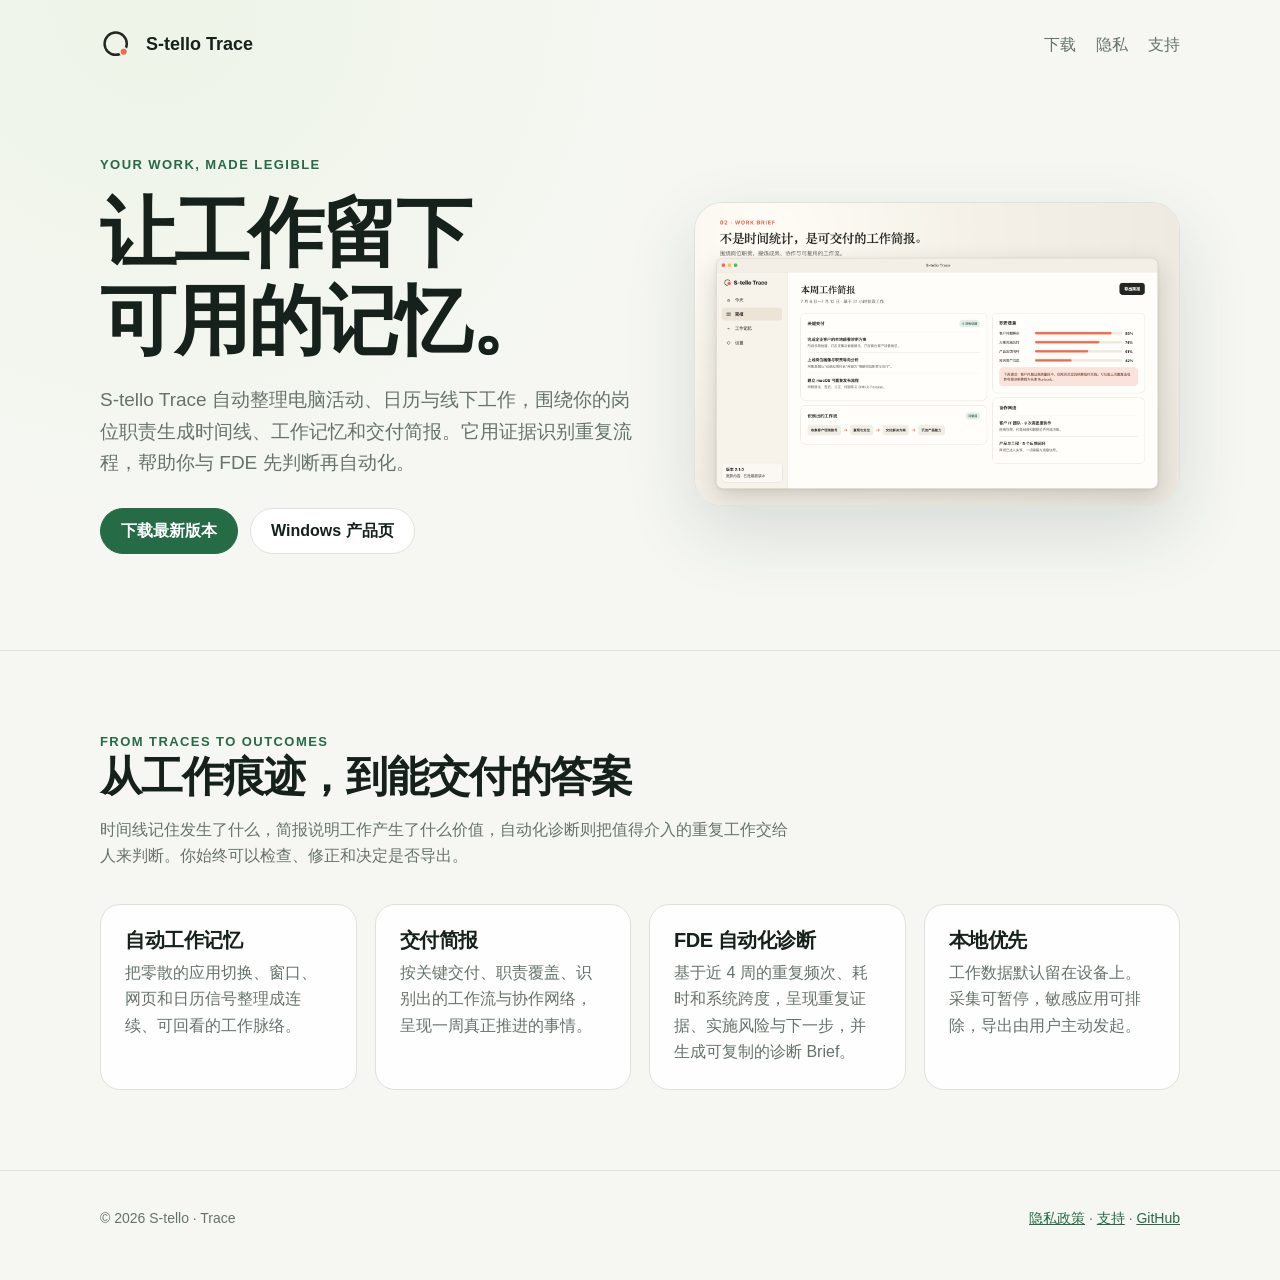
<file: index.html>
<!doctype html>
<html lang="zh-CN">
<head>
  <meta charset="utf-8">
  <meta name="viewport" content="width=device-width, initial-scale=1">
  <meta name="description" content="S-tello Trace 把电脑活动与线下工作整理为可追溯的工作记忆、交付简报和自动化诊断。">
  <title>S-tello Trace — 让工作留下可用的记忆</title>
  <link rel="icon" href="brand/logo/worktrace-app-icon.svg">
  <link rel="stylesheet" href="assets/site.css">
</head>
<body>
  <header class="shell nav">
    <a class="brand" href="./"><img src="brand/logo/worktrace-mark.svg" alt=""><span>S-tello Trace</span></a>
    <nav class="nav-links" aria-label="主导航">
      <a href="https://github.com/alextangson/worktrace-releases/releases">下载</a>
      <a href="privacy/">隐私</a>
      <a href="support/">支持</a>
    </nav>
  </header>

  <main>
    <section class="shell hero">
      <div>
        <div class="eyebrow">Your work, made legible</div>
        <h1>让工作留下<br>可用的记忆。</h1>
        <p class="lede">S-tello Trace 自动整理电脑活动、日历与线下工作，围绕你的岗位职责生成时间线、工作记忆和交付简报。它用证据识别重复流程，帮助你与 FDE 先判断再自动化。</p>
        <div class="actions">
          <a class="button primary" href="https://github.com/alextangson/worktrace-releases/releases">下载最新版本</a>
          <a class="button" href="https://apps.microsoft.com/detail/9NWC75WCXSVS">Windows 产品页</a>
        </div>
      </div>
      <img class="hero-art" src="brand/brief-1600x1000.png" alt="S-tello Trace 工作简报界面，展示关键交付、职责覆盖、工作流和协作网络">
    </section>

    <section class="section">
      <div class="shell">
        <div class="eyebrow">From traces to outcomes</div>
        <h2>从工作痕迹，到能交付的答案</h2>
        <p class="section-intro">时间线记住发生了什么，简报说明工作产生了什么价值，自动化诊断则把值得介入的重复工作交给人来判断。你始终可以检查、修正和决定是否导出。</p>
        <div class="grid">
          <article class="card"><h3>自动工作记忆</h3><p>把零散的应用切换、窗口、网页和日历信号整理成连续、可回看的工作脉络。</p></article>
          <article class="card"><h3>交付简报</h3><p>按关键交付、职责覆盖、识别出的工作流与协作网络，呈现一周真正推进的事情。</p></article>
          <article class="card"><h3>FDE 自动化诊断</h3><p>基于近 4 周的重复频次、耗时和系统跨度，呈现重复证据、实施风险与下一步，并生成可复制的诊断 Brief。</p></article>
          <article class="card"><h3>本地优先</h3><p>工作数据默认留在设备上。采集可暂停，敏感应用可排除，导出由用户主动发起。</p></article>
        </div>
      </div>
    </section>
  </main>

  <footer>
    <div class="shell footer-row">
      <span>© 2026 S-tello · Trace</span>
      <span><a href="privacy/">隐私政策</a> · <a href="support/">支持</a> · <a href="https://github.com/alextangson/worktrace-releases">GitHub</a></span>
    </div>
  </footer>
</body>
</html>
</file>
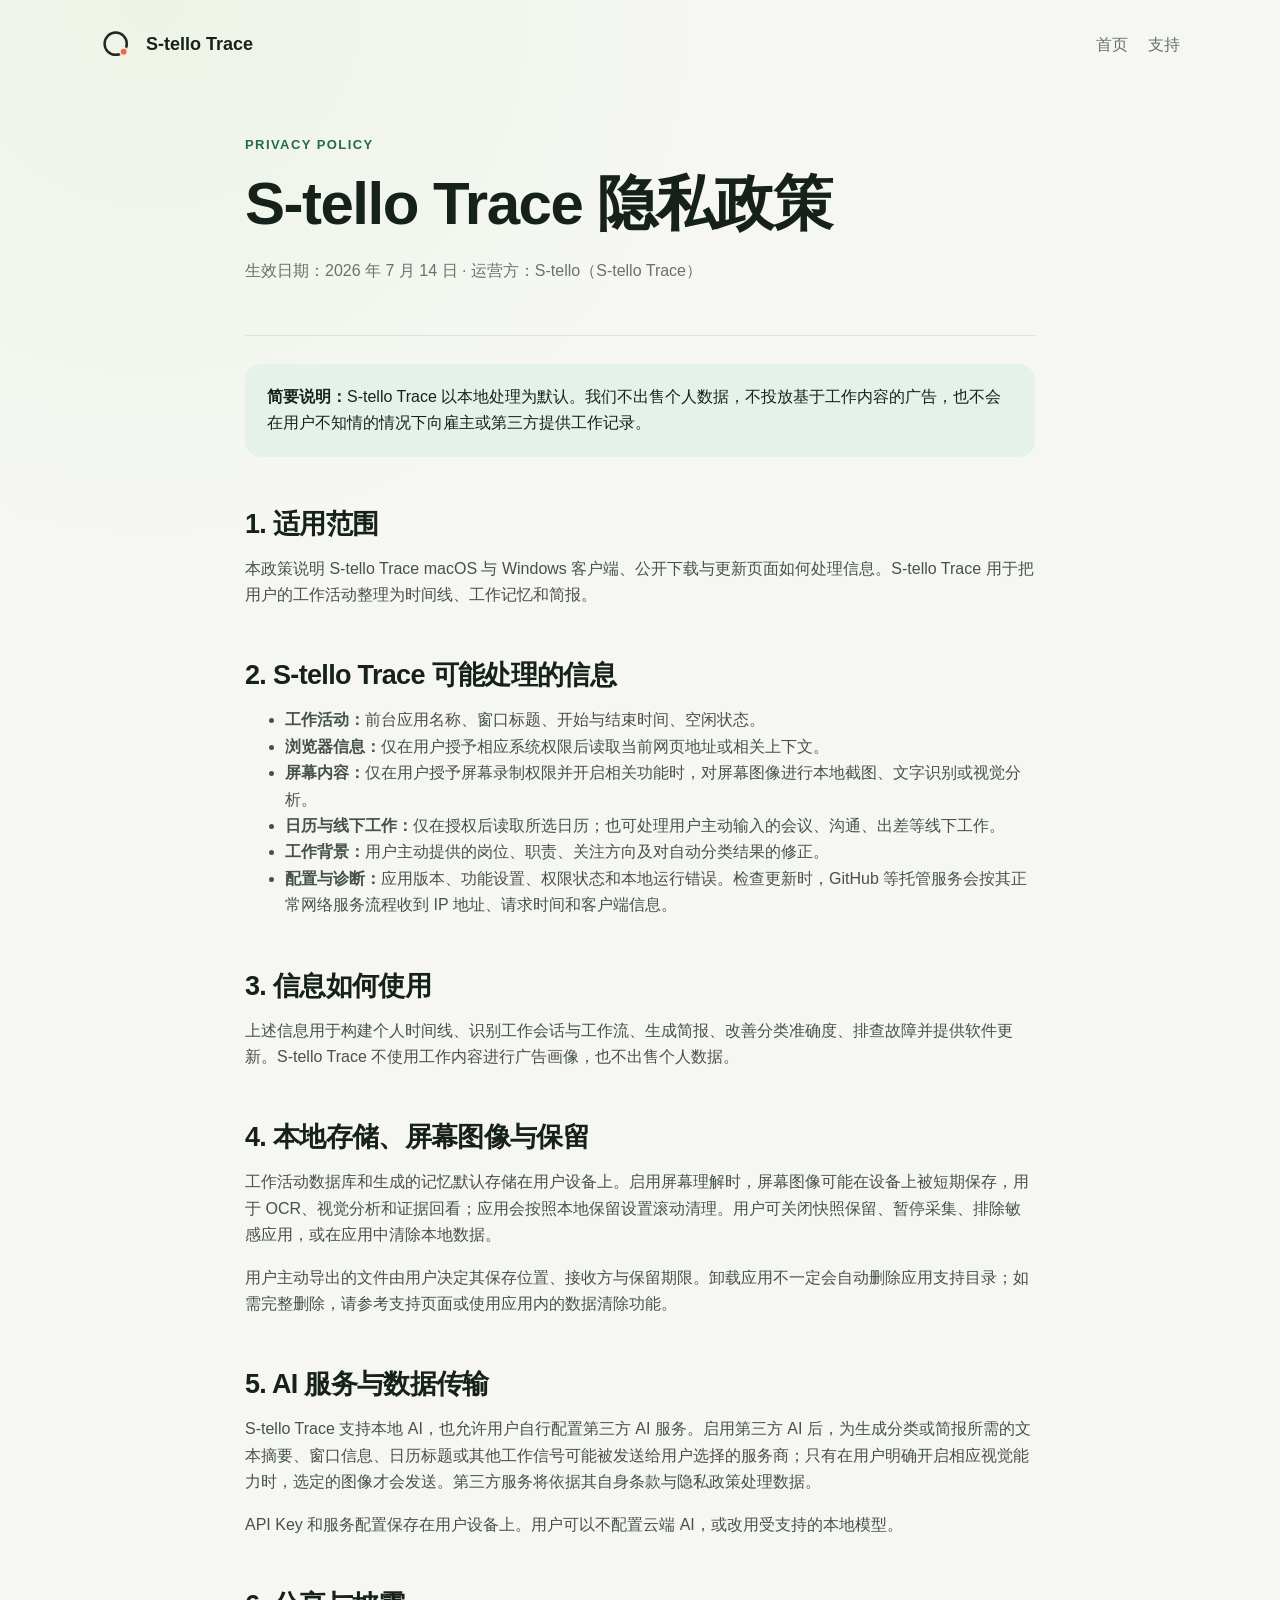
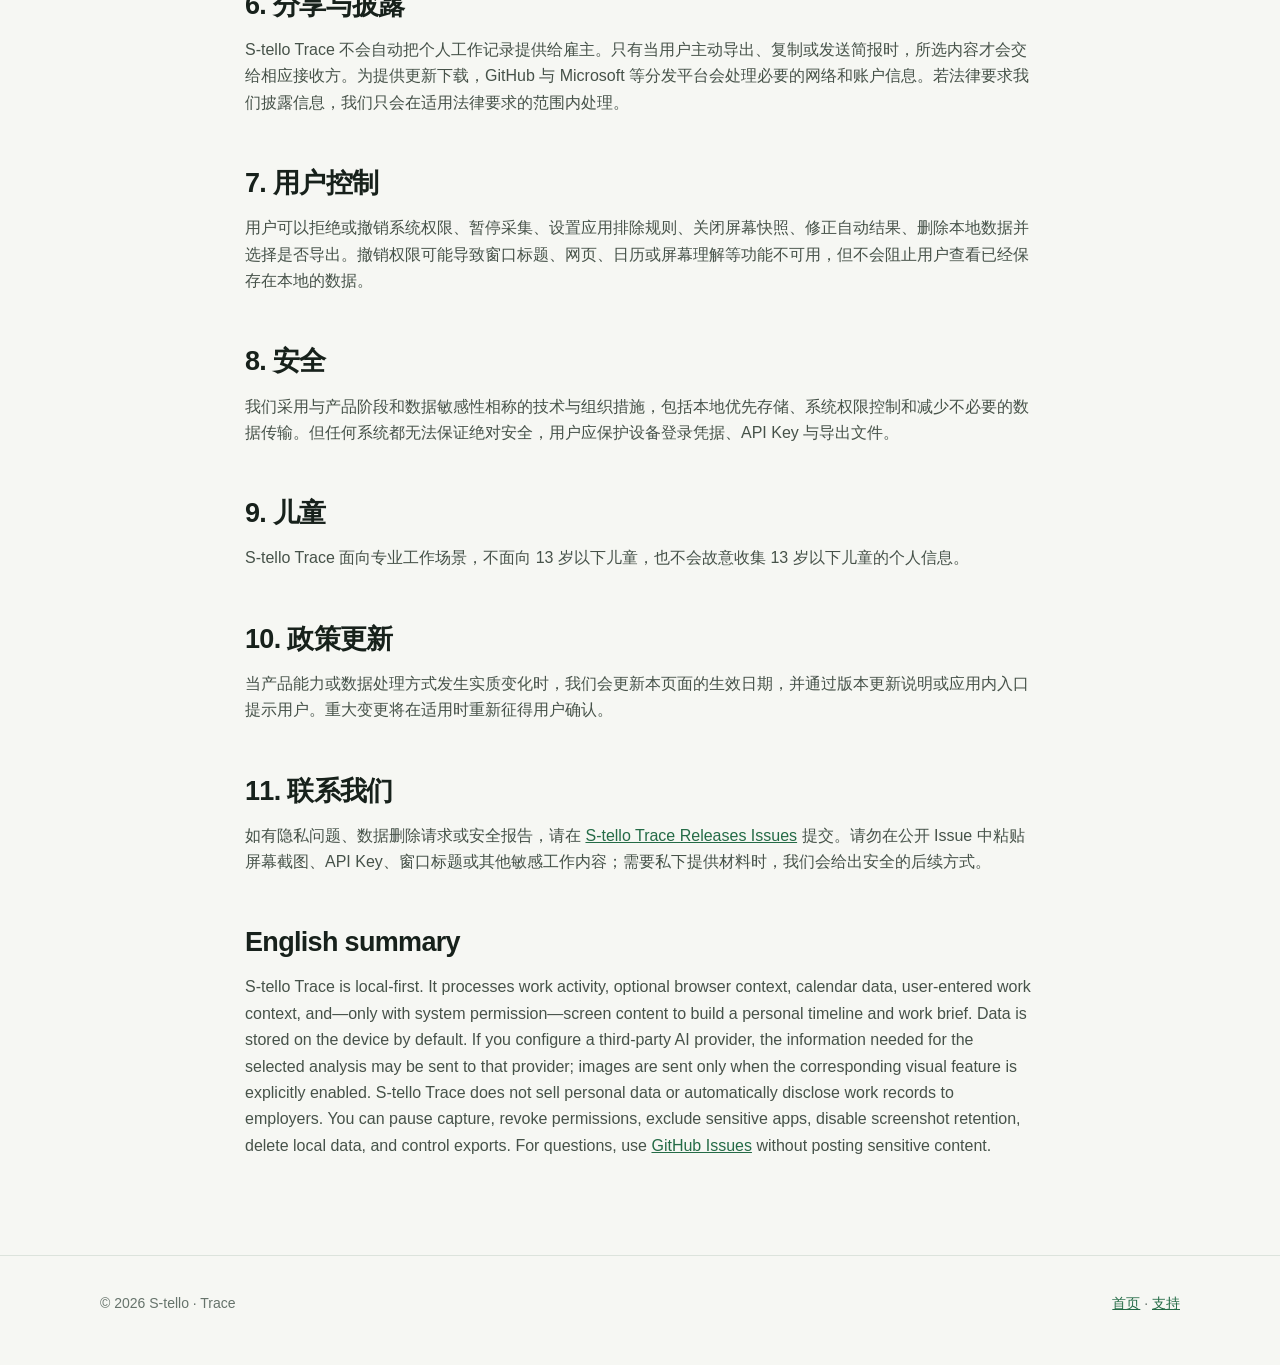
<file: privacy/index.html>
<!doctype html>
<html lang="zh-CN">
<head>
  <meta charset="utf-8">
  <meta name="viewport" content="width=device-width, initial-scale=1">
  <meta name="description" content="S-tello Trace 隐私政策与数据处理说明。">
  <title>隐私政策 · S-tello Trace</title>
  <link rel="icon" href="../brand/logo/worktrace-app-icon.svg">
  <link rel="stylesheet" href="../assets/site.css">
</head>
<body>
  <header class="shell nav">
    <a class="brand" href="../"><img src="../brand/logo/worktrace-mark.svg" alt=""><span>S-tello Trace</span></a>
    <nav class="nav-links" aria-label="主导航"><a href="../">首页</a><a href="../support/">支持</a></nav>
  </header>

  <main class="document">
    <header class="document-header">
      <div class="eyebrow">Privacy policy</div>
      <h1>S-tello Trace 隐私政策</h1>
      <p class="meta">生效日期：2026 年 7 月 14 日 · 运营方：S-tello（S-tello Trace）</p>
    </header>

    <div class="callout"><strong>简要说明：</strong>S-tello Trace 以本地处理为默认。我们不出售个人数据，不投放基于工作内容的广告，也不会在用户不知情的情况下向雇主或第三方提供工作记录。</div>

    <h2>1. 适用范围</h2>
    <p>本政策说明 S-tello Trace macOS 与 Windows 客户端、公开下载与更新页面如何处理信息。S-tello Trace 用于把用户的工作活动整理为时间线、工作记忆和简报。</p>

    <h2>2. S-tello Trace 可能处理的信息</h2>
    <ul>
      <li><strong>工作活动：</strong>前台应用名称、窗口标题、开始与结束时间、空闲状态。</li>
      <li><strong>浏览器信息：</strong>仅在用户授予相应系统权限后读取当前网页地址或相关上下文。</li>
      <li><strong>屏幕内容：</strong>仅在用户授予屏幕录制权限并开启相关功能时，对屏幕图像进行本地截图、文字识别或视觉分析。</li>
      <li><strong>日历与线下工作：</strong>仅在授权后读取所选日历；也可处理用户主动输入的会议、沟通、出差等线下工作。</li>
      <li><strong>工作背景：</strong>用户主动提供的岗位、职责、关注方向及对自动分类结果的修正。</li>
      <li><strong>配置与诊断：</strong>应用版本、功能设置、权限状态和本地运行错误。检查更新时，GitHub 等托管服务会按其正常网络服务流程收到 IP 地址、请求时间和客户端信息。</li>
    </ul>

    <h2>3. 信息如何使用</h2>
    <p>上述信息用于构建个人时间线、识别工作会话与工作流、生成简报、改善分类准确度、排查故障并提供软件更新。S-tello Trace 不使用工作内容进行广告画像，也不出售个人数据。</p>

    <h2>4. 本地存储、屏幕图像与保留</h2>
    <p>工作活动数据库和生成的记忆默认存储在用户设备上。启用屏幕理解时，屏幕图像可能在设备上被短期保存，用于 OCR、视觉分析和证据回看；应用会按照本地保留设置滚动清理。用户可关闭快照保留、暂停采集、排除敏感应用，或在应用中清除本地数据。</p>
    <p>用户主动导出的文件由用户决定其保存位置、接收方与保留期限。卸载应用不一定会自动删除应用支持目录；如需完整删除，请参考支持页面或使用应用内的数据清除功能。</p>

    <h2>5. AI 服务与数据传输</h2>
    <p>S-tello Trace 支持本地 AI，也允许用户自行配置第三方 AI 服务。启用第三方 AI 后，为生成分类或简报所需的文本摘要、窗口信息、日历标题或其他工作信号可能被发送给用户选择的服务商；只有在用户明确开启相应视觉能力时，选定的图像才会发送。第三方服务将依据其自身条款与隐私政策处理数据。</p>
    <p>API Key 和服务配置保存在用户设备上。用户可以不配置云端 AI，或改用受支持的本地模型。</p>

    <h2>6. 分享与披露</h2>
    <p>S-tello Trace 不会自动把个人工作记录提供给雇主。只有当用户主动导出、复制或发送简报时，所选内容才会交给相应接收方。为提供更新下载，GitHub 与 Microsoft 等分发平台会处理必要的网络和账户信息。若法律要求我们披露信息，我们只会在适用法律要求的范围内处理。</p>

    <h2>7. 用户控制</h2>
    <p>用户可以拒绝或撤销系统权限、暂停采集、设置应用排除规则、关闭屏幕快照、修正自动结果、删除本地数据并选择是否导出。撤销权限可能导致窗口标题、网页、日历或屏幕理解等功能不可用，但不会阻止用户查看已经保存在本地的数据。</p>

    <h2>8. 安全</h2>
    <p>我们采用与产品阶段和数据敏感性相称的技术与组织措施，包括本地优先存储、系统权限控制和减少不必要的数据传输。但任何系统都无法保证绝对安全，用户应保护设备登录凭据、API Key 与导出文件。</p>

    <h2>9. 儿童</h2>
    <p>S-tello Trace 面向专业工作场景，不面向 13 岁以下儿童，也不会故意收集 13 岁以下儿童的个人信息。</p>

    <h2>10. 政策更新</h2>
    <p>当产品能力或数据处理方式发生实质变化时，我们会更新本页面的生效日期，并通过版本更新说明或应用内入口提示用户。重大变更将在适用时重新征得用户确认。</p>

    <h2>11. 联系我们</h2>
    <p>如有隐私问题、数据删除请求或安全报告，请在 <a href="https://github.com/alextangson/worktrace-releases/issues">S-tello Trace Releases Issues</a> 提交。请勿在公开 Issue 中粘贴屏幕截图、API Key、窗口标题或其他敏感工作内容；需要私下提供材料时，我们会给出安全的后续方式。</p>

    <h2 id="english">English summary</h2>
    <p>S-tello Trace is local-first. It processes work activity, optional browser context, calendar data, user-entered work context, and—only with system permission—screen content to build a personal timeline and work brief. Data is stored on the device by default. If you configure a third-party AI provider, the information needed for the selected analysis may be sent to that provider; images are sent only when the corresponding visual feature is explicitly enabled. S-tello Trace does not sell personal data or automatically disclose work records to employers. You can pause capture, revoke permissions, exclude sensitive apps, disable screenshot retention, delete local data, and control exports. For questions, use <a href="https://github.com/alextangson/worktrace-releases/issues">GitHub Issues</a> without posting sensitive content.</p>
  </main>

  <footer><div class="shell footer-row"><span>© 2026 S-tello · Trace</span><span><a href="../">首页</a> · <a href="../support/">支持</a></span></div></footer>
</body>
</html>
</file>
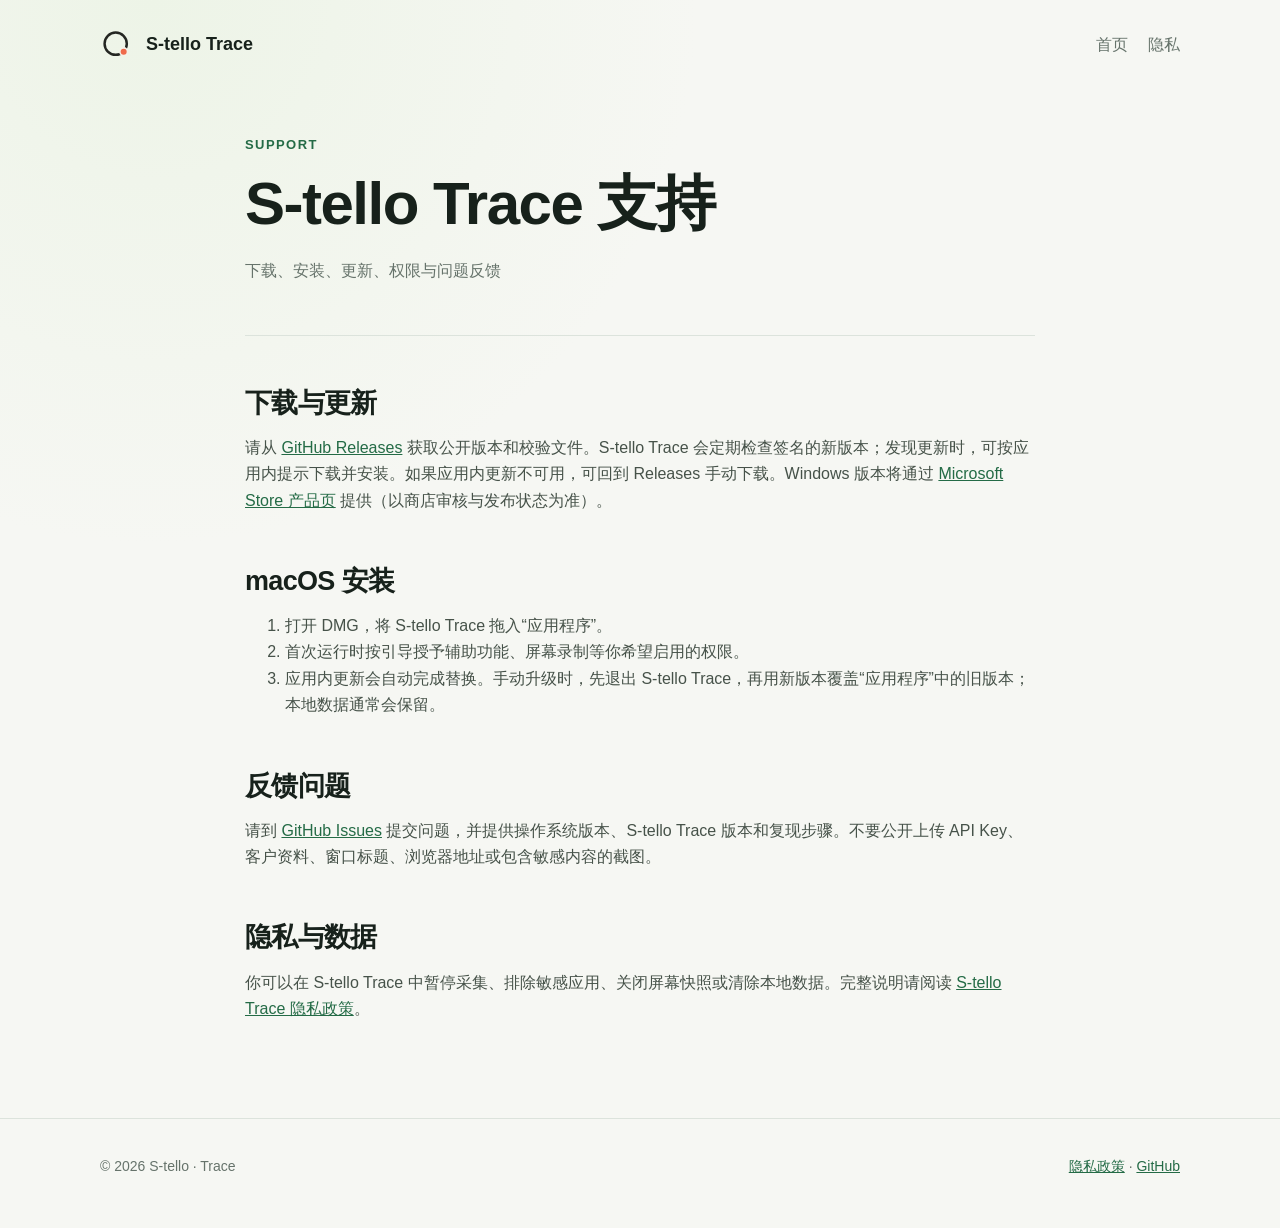
<file: support/index.html>
<!doctype html>
<html lang="zh-CN">
<head>
  <meta charset="utf-8">
  <meta name="viewport" content="width=device-width, initial-scale=1">
  <meta name="description" content="S-tello Trace 下载、安装、更新与支持入口。">
  <title>支持 · S-tello Trace</title>
  <link rel="icon" href="../brand/logo/worktrace-app-icon.svg">
  <link rel="stylesheet" href="../assets/site.css">
</head>
<body>
  <header class="shell nav">
    <a class="brand" href="../"><img src="../brand/logo/worktrace-mark.svg" alt=""><span>S-tello Trace</span></a>
    <nav class="nav-links" aria-label="主导航"><a href="../">首页</a><a href="../privacy/">隐私</a></nav>
  </header>

  <main class="document">
    <header class="document-header"><div class="eyebrow">Support</div><h1>S-tello Trace 支持</h1><p class="meta">下载、安装、更新、权限与问题反馈</p></header>

    <h2>下载与更新</h2>
    <p>请从 <a href="https://github.com/alextangson/worktrace-releases/releases">GitHub Releases</a> 获取公开版本和校验文件。S-tello Trace 会定期检查签名的新版本；发现更新时，可按应用内提示下载并安装。如果应用内更新不可用，可回到 Releases 手动下载。Windows 版本将通过 <a href="https://apps.microsoft.com/detail/9NWC75WCXSVS">Microsoft Store 产品页</a> 提供（以商店审核与发布状态为准）。</p>

    <h2>macOS 安装</h2>
    <ol>
      <li>打开 DMG，将 S-tello Trace 拖入“应用程序”。</li>
      <li>首次运行时按引导授予辅助功能、屏幕录制等你希望启用的权限。</li>
      <li>应用内更新会自动完成替换。手动升级时，先退出 S-tello Trace，再用新版本覆盖“应用程序”中的旧版本；本地数据通常会保留。</li>
    </ol>

    <h2>反馈问题</h2>
    <p>请到 <a href="https://github.com/alextangson/worktrace-releases/issues/new/choose">GitHub Issues</a> 提交问题，并提供操作系统版本、S-tello Trace 版本和复现步骤。不要公开上传 API Key、客户资料、窗口标题、浏览器地址或包含敏感内容的截图。</p>

    <h2>隐私与数据</h2>
    <p>你可以在 S-tello Trace 中暂停采集、排除敏感应用、关闭屏幕快照或清除本地数据。完整说明请阅读 <a href="../privacy/">S-tello Trace 隐私政策</a>。</p>
  </main>

  <footer><div class="shell footer-row"><span>© 2026 S-tello · Trace</span><span><a href="../privacy/">隐私政策</a> · <a href="https://github.com/alextangson/worktrace-releases">GitHub</a></span></div></footer>
</body>
</html>
</file>
<file: assets/site.css>
:root {
  color-scheme: light;
  --ink: #17211b;
  --muted: #66736b;
  --paper: #f6f7f3;
  --card: rgba(255, 255, 255, 0.84);
  --line: #dce3dc;
  --accent: #246b46;
  --accent-soft: #e5f2e9;
}

* { box-sizing: border-box; }

html { scroll-behavior: smooth; }

body {
  margin: 0;
  color: var(--ink);
  background:
    radial-gradient(circle at 12% 0%, #edf4e7 0, transparent 34rem),
    var(--paper);
  font-family: Inter, ui-sans-serif, -apple-system, BlinkMacSystemFont, "Segoe UI", sans-serif;
  line-height: 1.65;
}

a { color: var(--accent); }

.shell {
  width: min(1080px, calc(100% - 40px));
  margin: 0 auto;
}

.nav {
  display: flex;
  align-items: center;
  justify-content: space-between;
  gap: 24px;
  padding: 28px 0;
}

.brand {
  display: inline-flex;
  align-items: center;
  gap: 12px;
  color: var(--ink);
  font-size: 18px;
  font-weight: 720;
  text-decoration: none;
}

.brand img { width: 34px; height: 34px; }

.nav-links { display: flex; flex-wrap: wrap; gap: 20px; }
.nav-links a { color: var(--muted); text-decoration: none; }
.nav-links a:hover { color: var(--ink); }

.hero {
  display: grid;
  grid-template-columns: 1.05fr .95fr;
  align-items: center;
  gap: 56px;
  padding: 64px 0 96px;
}

.eyebrow {
  color: var(--accent);
  font-size: 13px;
  font-weight: 760;
  letter-spacing: .11em;
  text-transform: uppercase;
}

h1, h2, h3 { line-height: 1.15; letter-spacing: -.025em; }
h1 { margin: 14px 0 20px; font-size: clamp(44px, 7vw, 76px); }
h2 { margin: 0 0 14px; font-size: clamp(28px, 4vw, 42px); }
h3 { margin: 0 0 8px; font-size: 20px; }

.lede { max-width: 650px; color: var(--muted); font-size: 19px; }

.actions { display: flex; flex-wrap: wrap; gap: 12px; margin-top: 30px; }
.button {
  display: inline-flex;
  align-items: center;
  justify-content: center;
  min-height: 46px;
  padding: 0 20px;
  border: 1px solid var(--line);
  border-radius: 999px;
  color: var(--ink);
  background: white;
  font-weight: 680;
  text-decoration: none;
}
.button.primary { border-color: var(--accent); color: white; background: var(--accent); }

.hero-art {
  width: 100%;
  border: 1px solid var(--line);
  border-radius: 28px;
  box-shadow: 0 26px 70px rgba(30, 55, 39, .14);
}

.section { padding: 80px 0; border-top: 1px solid var(--line); }
.section-intro { max-width: 700px; color: var(--muted); }
.grid { display: grid; grid-template-columns: repeat(auto-fit, minmax(220px, 1fr)); gap: 18px; margin-top: 34px; }
.card {
  padding: 24px;
  border: 1px solid var(--line);
  border-radius: 20px;
  background: var(--card);
}
.card p { margin: 0; color: var(--muted); }

.document { width: min(790px, calc(100% - 40px)); margin: 44px auto 96px; }
.document-header { padding-bottom: 34px; border-bottom: 1px solid var(--line); }
.document h1 { font-size: clamp(38px, 6vw, 60px); }
.document h2 { margin-top: 52px; font-size: 27px; }
.document h3 { margin-top: 28px; }
.document p, .document li { color: #465249; }
.document .meta { color: var(--muted); }
.callout { margin: 28px 0; padding: 20px 22px; border-radius: 16px; background: var(--accent-soft); }

footer { padding: 36px 0 50px; border-top: 1px solid var(--line); color: var(--muted); font-size: 14px; }
.footer-row { display: flex; justify-content: space-between; gap: 20px; flex-wrap: wrap; }

@media (max-width: 760px) {
  .hero { grid-template-columns: 1fr; padding-top: 36px; }
  .grid { grid-template-columns: 1fr; }
  .nav { align-items: flex-start; }
  .nav-links { justify-content: flex-end; gap: 12px; }
}
</file>
